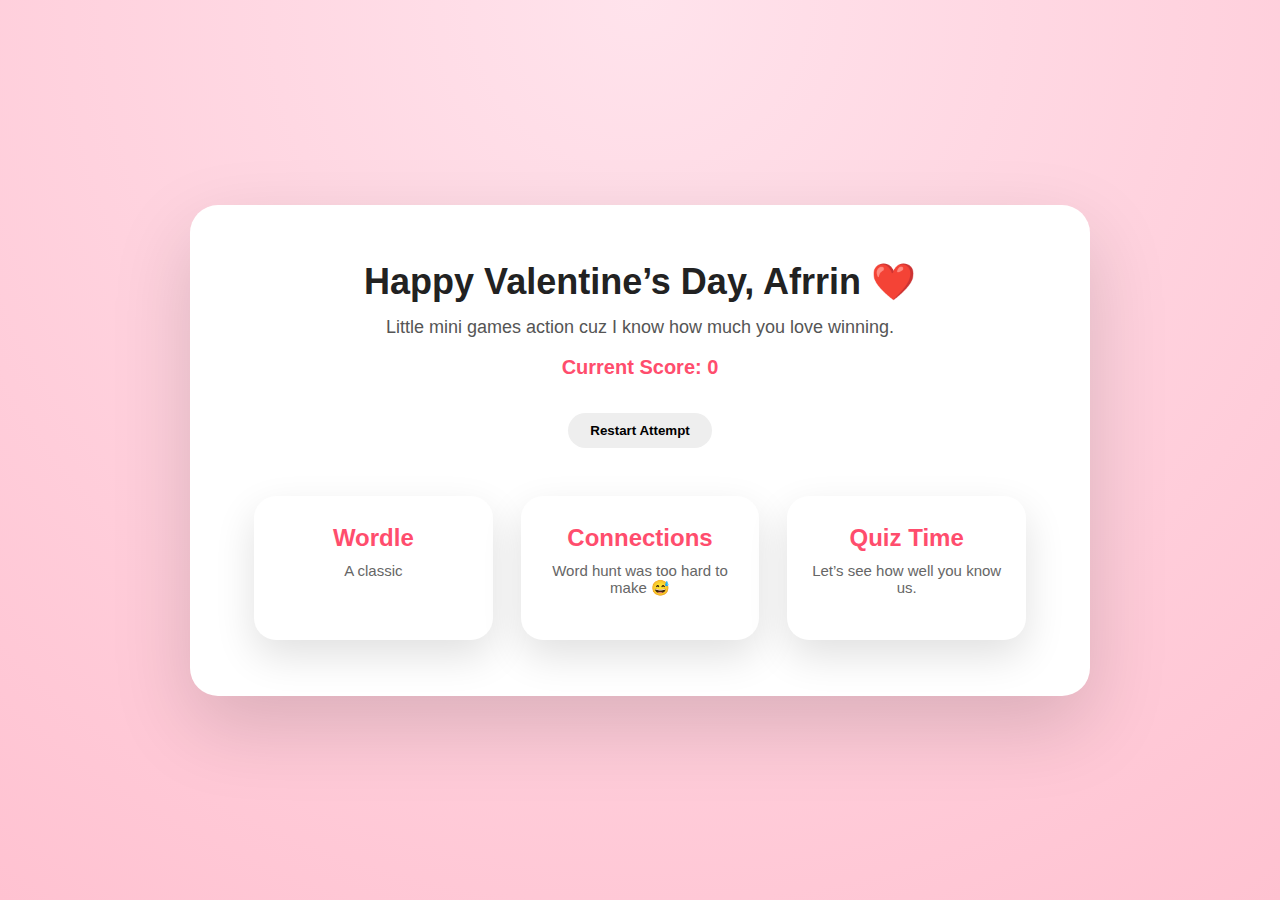
<file: index.html>
<!DOCTYPE html>
<html lang="en">
<head>
  <meta charset="UTF-8" />
  <title>Happy Valentine’s Day ❤️</title>
  <link rel="stylesheet" href="css/main.css" />
</head>
<body>
  <div class="container">
    <h1>Happy Valentine’s Day, Afrrin ❤️</h1>
    <p class="subtitle">
      Little mini games action cuz I know how much you love winning.
    </p>

    <p id="scoreDisplay" class="score"></p>
    <button id="resetBtn" class="reset-btn">
    Restart Attempt
    </button>

    <div id="finalResult" class="final-result" style="display:none;">
      <h2 id="finalTitle"></h2>
      <p id="finalMessage"></p>

      <button id="revealBtn" class="btn">Reveal!!!</button>

      <div id="prizeBox" class="prize-box" style="display:none;">
        <p id="prizeText"></p>
      </div>
    </div>

    <div class="menu">
      <a href="games/wordle.html" class="card" data-game="wordle">
        <h2>Wordle</h2>
        <p>A classic</p>
      </a>

      <a href="games/connections.html" class="card" data-game="connections">
        <h2>Connections</h2>
        <p>Word hunt was too hard to make 😅</p>
      </a>

      <a href="games/quiz.html" class="card" data-game="quiz">
        <h2>Quiz Time</h2>
        <p>Let’s see how well you know us.</p>
      </a>
    </div>
  </div>
  <script src="js/state.js"></script>
  <script src="js/home.js"></script>
    <script>
    window.addEventListener("load", () => {
      document.body.classList.add("loaded");
    });

    document.querySelectorAll("a").forEach(link => {
      link.addEventListener("click", e => {
        e.preventDefault();
        const url = link.href;
        document.body.classList.remove("loaded");
        setTimeout(() => window.location.href = url, 300);
      });
    });
  </script>
</body>
</html>
</file>
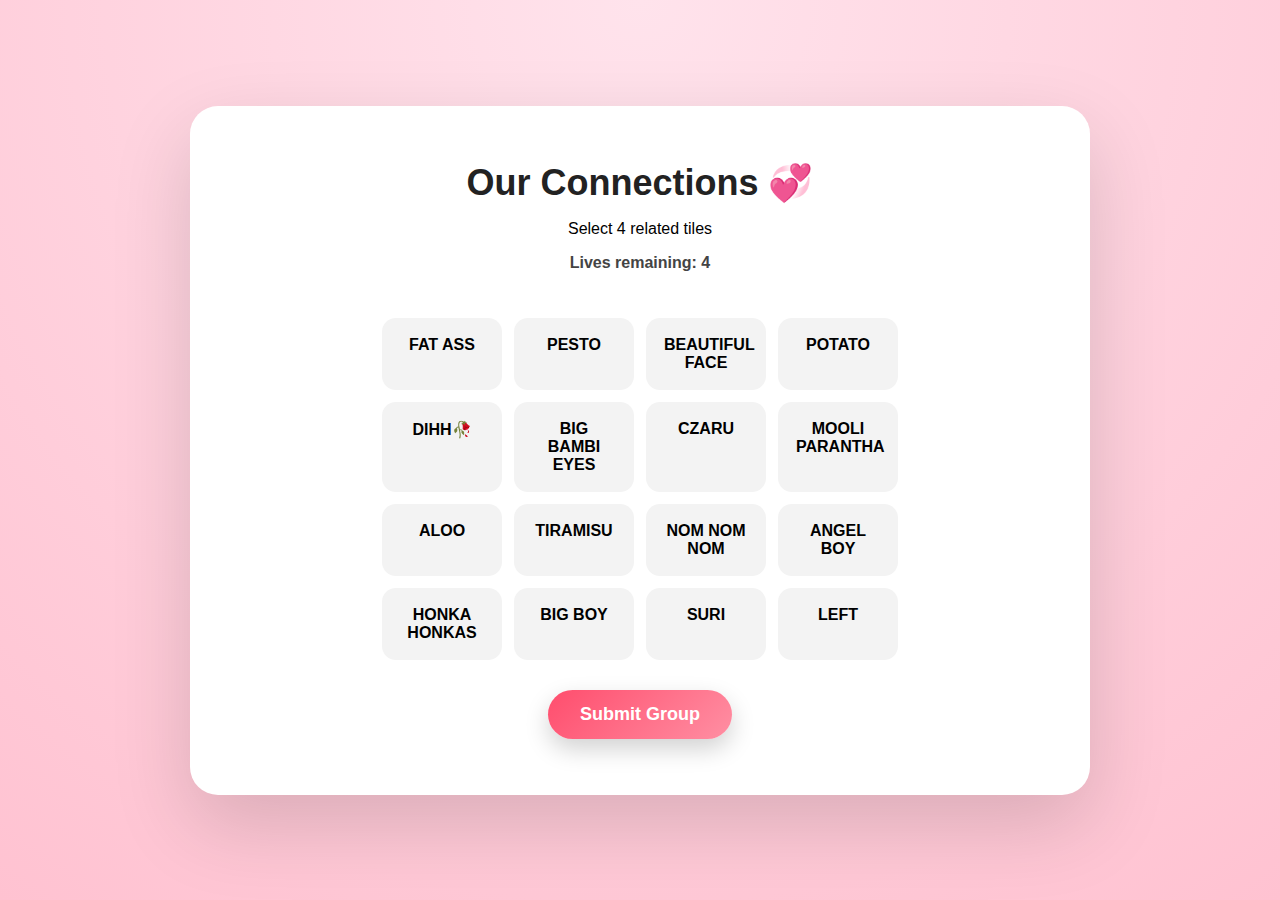
<file: games/connections.html>
<!DOCTYPE html>
<html lang="en">
<head>
  <meta charset="UTF-8" />
  <title>Connections</title>
  <link rel="stylesheet" href="../css/main.css" />
  <link rel="stylesheet" href="../css/connections.css" />
</head>
<body>
  <div class="container">
    <h1>Our Connections 💞</h1>
    <p id="message">Select 4 related tiles</p>
    <p id="livesDisplay">Lives remaining: 4</p>

    <div id="solvedArea" class="solved-area"></div>
    <div id="grid" class="grid"></div>

    <button id="submitBtn" class="btn">Submit Group</button>
    <button id="finishBtn" class="btn secondary" style="display:none;">Finish →</button>
  </div>

  <script src="../js/state.js"></script>
  <script src="../js/connections.js?v=2"></script>
  <script>
    window.addEventListener("load", () => {
      document.body.classList.add("loaded");
    });

    document.querySelectorAll("a").forEach(link => {
      link.addEventListener("click", e => {
        e.preventDefault();
        const url = link.href;
        document.body.classList.remove("loaded");
        setTimeout(() => window.location.href = url, 300);
      });
    });
  </script>
</body>
</html>
</file>
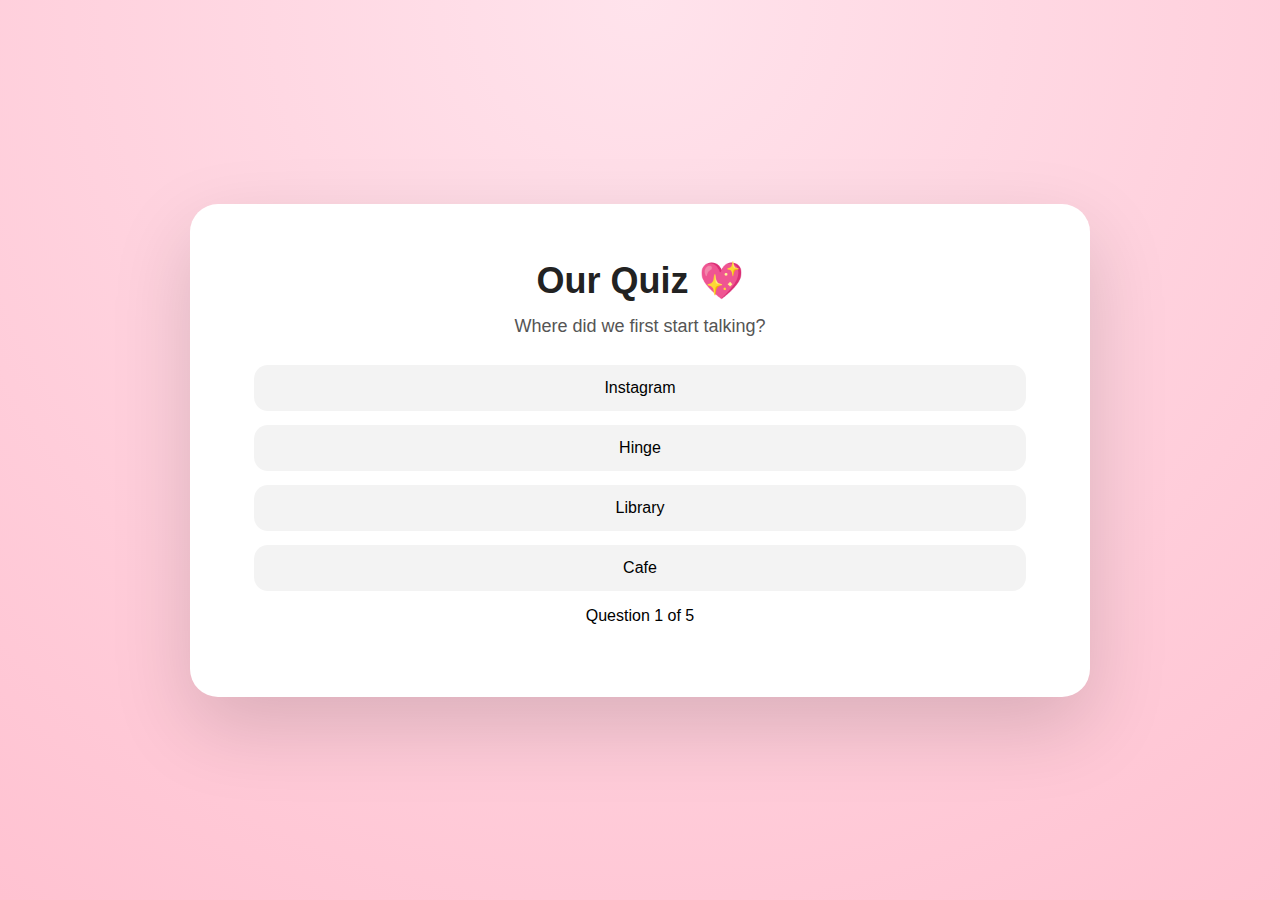
<file: games/quiz.html>
<!DOCTYPE html>
<html lang="en">
<head>
  <meta charset="UTF-8" />
  <title>Our Quiz ❤️</title>
  <link rel="stylesheet" href="../css/main.css" />
  <link rel="stylesheet" href="../css/quiz.css" />
</head>
<body>
  <div class="container">
    <h1>Our Quiz 💖</h1>
    <p id="questionText" class="subtitle"></p>

    <div id="options" class="options"></div>

    <p id="progress"></p>
  </div>

  <script src="../js/state.js"></script>
  <script src="../js/quiz.js"></script>
    <script>
    window.addEventListener("load", () => {
      document.body.classList.add("loaded");
    });

    document.querySelectorAll("a").forEach(link => {
      link.addEventListener("click", e => {
        e.preventDefault();
        const url = link.href;
        document.body.classList.remove("loaded");
        setTimeout(() => window.location.href = url, 300);
      });
    });
  </script>
</body>
</html>
</file>
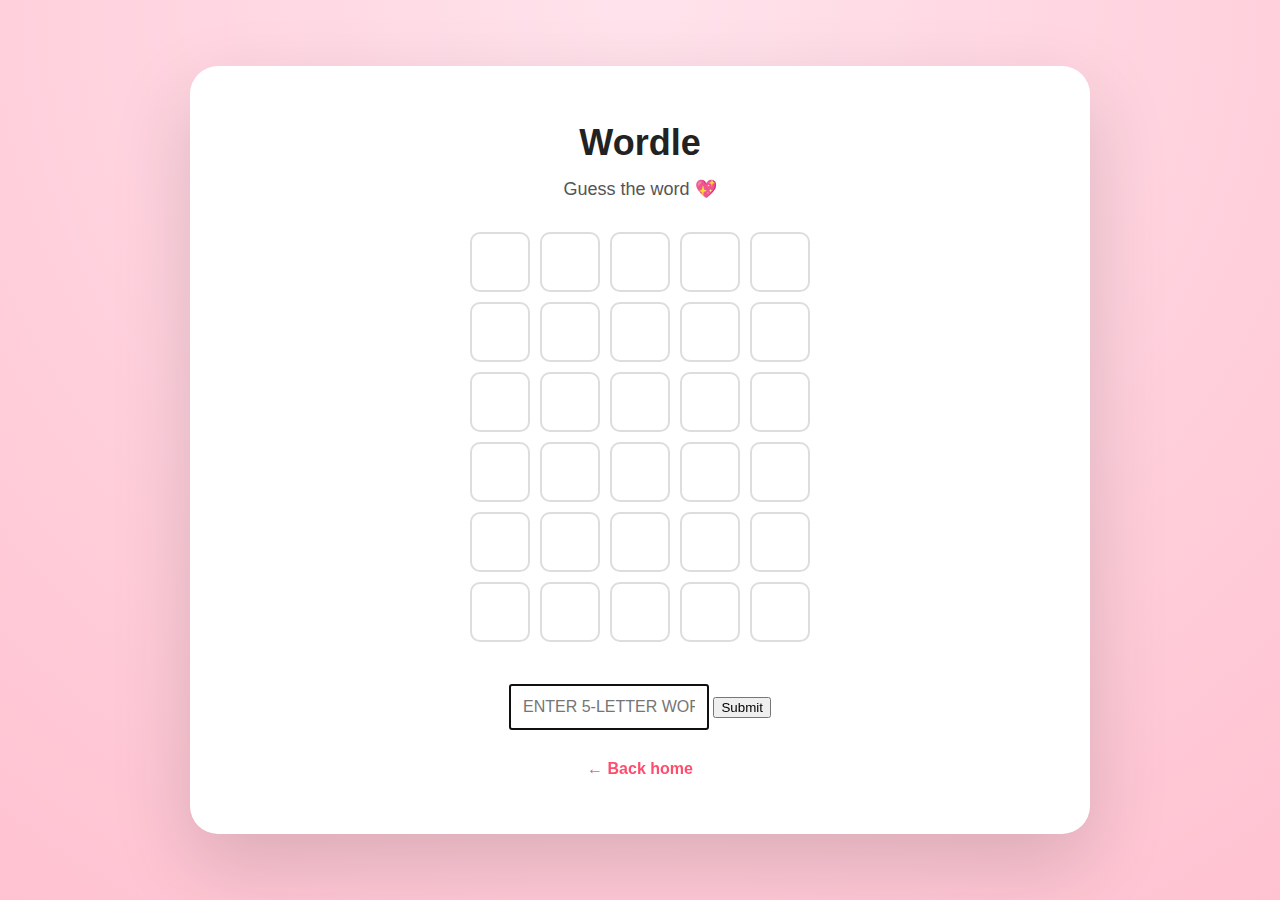
<file: games/wordle.html>
<!DOCTYPE html>
<html lang="en">
<head>
  <meta charset="UTF-8" />
  <title>Wordle ❤️</title>
  <link rel="stylesheet" href="../css/main.css" />
  <link rel="stylesheet" href="../css/wordle.css" />
</head>
<body>
  <div class="container">
    <h1>Wordle</h1>
    <p class="subtitle">Guess the word 💖</p>

    <div id="grid" class="grid"></div>

    <input
      type="text"
      id="guessInput"
      maxlength="5"
      placeholder="Enter 5-letter word"
      autofocus
    />

    <button id="submitBtn">Submit</button>

    <p id="message"></p>

    <a href="../index.html" class="back-link">← Back home</a>
  </div>

  <script src="../js/state.js"></script>
  <script src="../js/wordle.js?v=2"></script>
    <script>
    window.addEventListener("load", () => {
      document.body.classList.add("loaded");
    });

    document.querySelectorAll("a").forEach(link => {
      link.addEventListener("click", e => {
        e.preventDefault();
        const url = link.href;
        document.body.classList.remove("loaded");
        setTimeout(() => window.location.href = url, 300);
      });
    });
  </script>
</body>
</html>
</file>
<file: css/connections.css>
.grid {
  margin: 30px auto;
  display: grid;
  grid-template-columns: repeat(4, 120px);
  gap: 12px;
  justify-content: center;
}

.tile {
  padding: 18px;
  border-radius: 14px;
  background: #f3f3f3;
  text-align: center;
  font-weight: 600;
  cursor: pointer;
  transition: transform 0.1s ease, background 0.1s ease;
}

.tile.selected {
  background: #ffb3c1;
}

.tile.locked {
  background: #6aaa64;
  color: white;
  cursor: default;
}

.solved-area {
  margin-bottom: 20px;
  display: flex;
  flex-direction: column;
  gap: 10px;
}

.solved-row {
  background: #e6f4ea;
  padding: 12px;
  border-radius: 12px;
  font-weight: 600;
}

#livesDisplay {
  margin-top: 8px;
  font-weight: 600;
  color: #444;
}
</file>
<file: css/quiz.css>
.options {
  margin-top: 28px;
  display: flex;
  flex-direction: column;
  gap: 14px;
}

.option-btn {
  padding: 14px;
  border-radius: 14px;
  border: none;
  background: #f3f3f3;
  font-size: 16px;
  cursor: pointer;
  transition: transform 0.15s ease, background 0.15s ease;
}

.option-btn:hover {
  transform: translateY(-2px);
  background: #ececec;
}

.option-btn.correct {
  background: #6aaa64;
  color: white;
}

.option-btn.wrong {
  background: #d9534f;
  color: white;
}

.next-btn {
  margin-top: 24px;
  align-self: flex-end;
  padding: 12px 24px;
  border-radius: 999px;
  border: none;
  background: #ff4d6d;
  color: white;
  font-weight: 600;
  cursor: pointer;
}
</file>
<file: css/wordle.css>
.grid {
  margin: 32px auto;
  display: grid;
  grid-template-columns: repeat(5, 60px);
  gap: 10px;
  justify-content: center;
}

.tile {
  width: 60px;
  height: 60px;
  border-radius: 10px;
  border: 2px solid #ddd;
  display: flex;
  align-items: center;
  justify-content: center;
  font-size: 24px;
  font-weight: 700;
  text-transform: uppercase;
}

.correct {
  background: #6aaa64;
  color: white;
  border: none;
}

.present {
  background: #c9b458;
  color: white;
  border: none;
}

.absent {
  background: #787c7e;
  color: white;
  border: none;
}

#guessInput {
  padding: 12px;
  font-size: 16px;
  width: 200px;
  text-align: center;
  text-transform: uppercase;
  margin-top: 10px;
}

#submitBtn {
  margin-top: 14px;
}

.back-link {
  display: block;
  margin-top: 30px;
  text-decoration: none;
  color: #ff4d6d;
  font-weight: 600;
}
</file>
<file: css/main.css>
/* Reset */
* {
  box-sizing: border-box;
}

body {
  margin: 0;
  height: 100vh;
  font-family: -apple-system, BlinkMacSystemFont, "Segoe UI", Roboto, Helvetica, Arial, sans-serif;
  background: radial-gradient(circle at top, #ffe3ec, #ffc2d1);
  display: flex;
  align-items: center;
  justify-content: center;
}

/* Main container */
.container {
  background: white;
  padding: 56px 64px;
  border-radius: 28px;
  text-align: center;
  max-width: 900px;
  width: 90%;
  box-shadow: 0 30px 80px rgba(0, 0, 0, 0.15);
}

/* Title */
h1 {
  margin: 0;
  font-size: 36px;
  font-weight: 700;
  color: #222;
}

/* Subtitle */
.subtitle {
  margin-top: 14px;
  font-size: 18px;
  color: #555;
}

/* Menu cards */
.menu {
  margin-top: 48px;
  display: grid;
  grid-template-columns: repeat(auto-fit, minmax(220px, 1fr));
  gap: 28px;
}

/* Individual card */
.card {
  text-decoration: none;
  padding: 28px 24px;
  border-radius: 22px;
  background: #fff;
  color: #222;
  box-shadow: 0 16px 40px rgba(0, 0, 0, 0.12);
  transition: transform 0.2s ease, box-shadow 0.2s ease;
}

.card h2 {
  margin: 0;
  font-size: 24px;
  color: #ff4d6d;
}

.card p {
  margin-top: 10px;
  font-size: 15px;
  color: #666;
}

/* Hover effect */
.card:hover {
  transform: translateY(-6px);
  box-shadow: 0 24px 60px rgba(0, 0, 0, 0.2);
}

.score {
  margin-top: 16px;
  font-size: 20px;
  font-weight: 600;
  color: #ff4d6d;
}

.reset-btn {
  margin-top: 14px;
  padding: 10px 22px;
  border-radius: 999px;
  border: none;
  background: #eee;
  font-weight: 600;
  cursor: pointer;
}

.reset-btn:hover {
  background: #ddd;
}

.card.disabled {
  opacity: 0.5;
  pointer-events: none;
  transform: none;
}

.btn {
  padding: 14px 32px;
  font-size: 18px;
  font-weight: 600;
  border: none;
  border-radius: 999px;
  cursor: pointer;
  background: linear-gradient(135deg, #ff4d6d, #ff8fa3);
  color: white;
  transition: transform 0.15s ease, box-shadow 0.15s ease;
  box-shadow: 0 10px 24px rgba(0, 0, 0, 0.18);
}

.btn:hover {
  transform: translateY(-2px);
  box-shadow: 0 14px 30px rgba(0, 0, 0, 0.25);
}

.btn.secondary {
  background: #eee;
  color: #444;
}

.final-result {
  margin-top: 28px;
  padding: 24px;
  border-radius: 18px;
  background: #fff3f6;
  box-shadow: 0 10px 30px rgba(0,0,0,0.12);
}

.final-result h2 {
  margin: 0;
  color: #ff4d6d;
}

.prize-box {
  margin-top: 18px;
  padding: 16px;
  border-radius: 14px;
  background: #ffe6ee;
  font-weight: 600;
}

body {
  opacity: 0;
  transition: opacity 0.4s ease;
}

body.loaded {
  opacity: 1;
}
</file>
